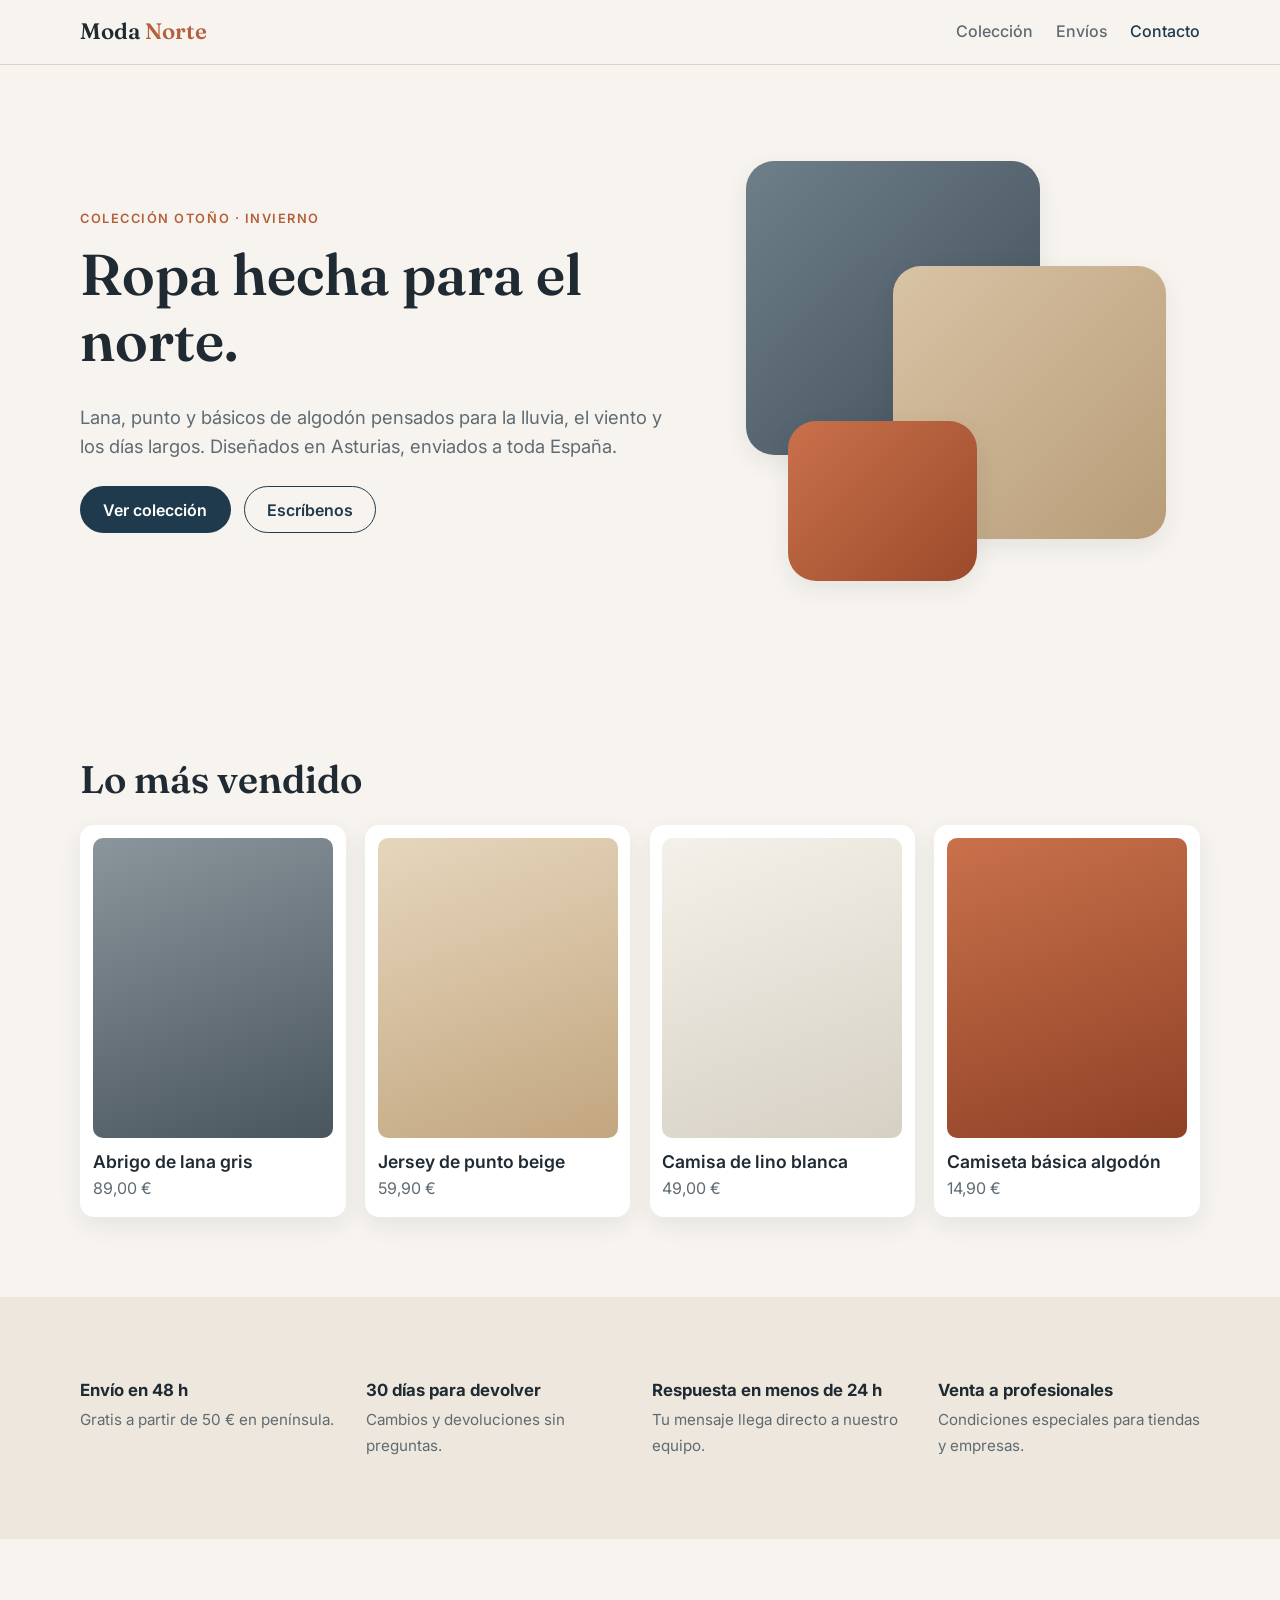
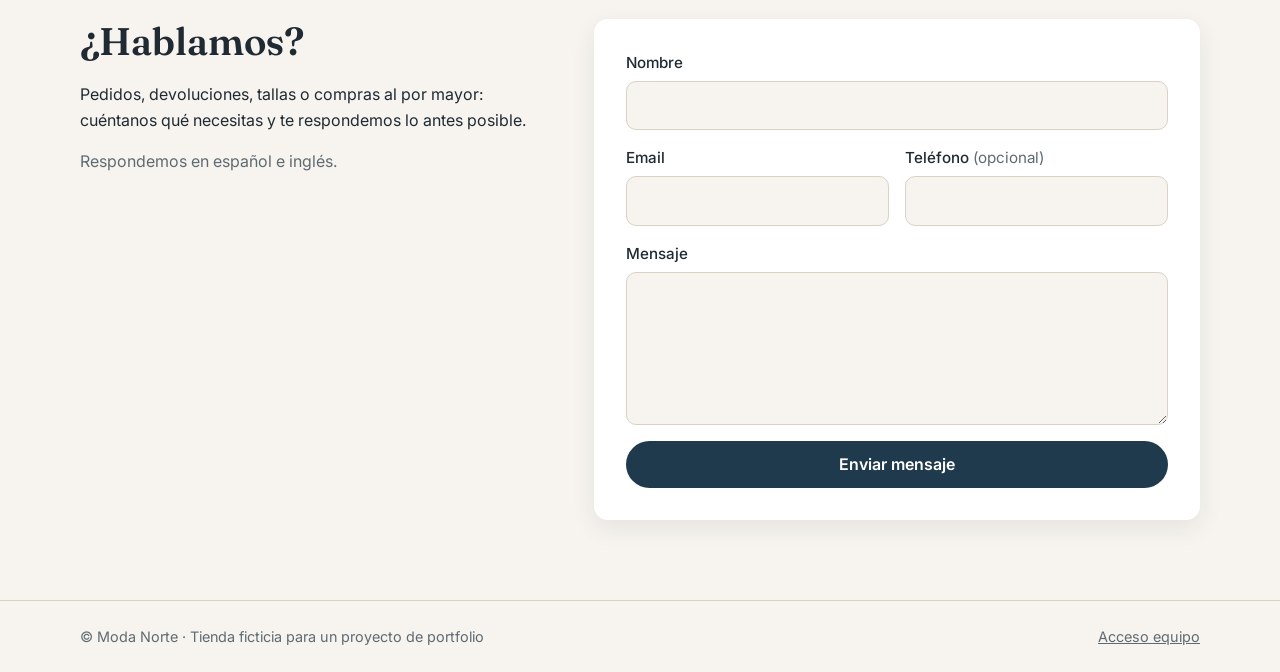
<file: web/index.html>
<!doctype html>
<html lang="es">
<head>
  <meta charset="utf-8">
  <meta name="viewport" content="width=device-width, initial-scale=1">
  <title>Moda Norte · Ropa hecha para el norte</title>
  <meta name="description" content="Tienda online de ropa de Moda Norte: abrigos, punto y básicos para el clima del norte.">
  <link rel="preconnect" href="https://fonts.googleapis.com">
  <link rel="preconnect" href="https://fonts.gstatic.com" crossorigin>
  <link href="https://fonts.googleapis.com/css2?family=Fraunces:opsz,wght@9..144,500;9..144,600&family=Inter:wght@400;500;600&display=swap" rel="stylesheet">
  <link rel="stylesheet" href="styles.css">
</head>
<body>
  <header class="site-header">
    <div class="container header-inner">
      <a href="#" class="logo">Moda <span>Norte</span></a>
      <nav class="nav" aria-label="Principal">
        <a href="#coleccion">Colección</a>
        <a href="#ventajas">Envíos</a>
        <a href="#contacto" class="nav-cta">Contacto</a>
      </nav>
    </div>
  </header>

  <main>
    <section class="hero">
      <div class="container hero-inner">
        <div class="hero-text">
          <p class="eyebrow">Colección otoño · invierno</p>
          <h1>Ropa hecha para el norte.</h1>
          <p class="lead">Lana, punto y básicos de algodón pensados para la lluvia, el viento y los días largos. Diseñados en Asturias, enviados a toda España.</p>
          <div class="hero-actions">
            <a href="#coleccion" class="btn btn-primary">Ver colección</a>
            <a href="#contacto" class="btn btn-ghost">Escríbenos</a>
          </div>
        </div>
        <div class="hero-art" aria-hidden="true">
          <div class="swatch swatch-1"></div>
          <div class="swatch swatch-2"></div>
          <div class="swatch swatch-3"></div>
        </div>
      </div>
    </section>

    <section id="coleccion" class="section">
      <div class="container">
        <h2>Lo más vendido</h2>
        <div class="grid">
          <article class="card">
            <div class="card-img img-abrigo" aria-hidden="true"></div>
            <h3>Abrigo de lana gris</h3>
            <p class="price">89,00 €</p>
          </article>
          <article class="card">
            <div class="card-img img-jersey" aria-hidden="true"></div>
            <h3>Jersey de punto beige</h3>
            <p class="price">59,90 €</p>
          </article>
          <article class="card">
            <div class="card-img img-camisa" aria-hidden="true"></div>
            <h3>Camisa de lino blanca</h3>
            <p class="price">49,00 €</p>
          </article>
          <article class="card">
            <div class="card-img img-camiseta" aria-hidden="true"></div>
            <h3>Camiseta básica algodón</h3>
            <p class="price">14,90 €</p>
          </article>
        </div>
      </div>
    </section>

    <section id="ventajas" class="section section-alt">
      <div class="container perks">
        <div class="perk">
          <strong>Envío en 48 h</strong>
          <span>Gratis a partir de 50 € en península.</span>
        </div>
        <div class="perk">
          <strong>30 días para devolver</strong>
          <span>Cambios y devoluciones sin preguntas.</span>
        </div>
        <div class="perk">
          <strong>Respuesta en menos de 24 h</strong>
          <span>Tu mensaje llega directo a nuestro equipo.</span>
        </div>
        <div class="perk">
          <strong>Venta a profesionales</strong>
          <span>Condiciones especiales para tiendas y empresas.</span>
        </div>
      </div>
    </section>

    <section id="contacto" class="section">
      <div class="container contact">
        <div class="contact-text">
          <h2>¿Hablamos?</h2>
          <p>Pedidos, devoluciones, tallas o compras al por mayor: cuéntanos qué necesitas y te respondemos lo antes posible.</p>
          <p class="muted">Respondemos en español e inglés.</p>
        </div>

        <form id="contact-form" class="form" novalidate>
          <div class="field">
            <label for="nombre">Nombre</label>
            <input id="nombre" name="nombre" type="text" autocomplete="name" required maxlength="100">
          </div>
          <div class="field-row">
            <div class="field">
              <label for="email">Email</label>
              <input id="email" name="email" type="email" autocomplete="email" required maxlength="150">
            </div>
            <div class="field">
              <label for="telefono">Teléfono <span class="optional">(opcional)</span></label>
              <input id="telefono" name="telefono" type="tel" autocomplete="tel" maxlength="30">
            </div>
          </div>
          <div class="field">
            <label for="mensaje">Mensaje</label>
            <textarea id="mensaje" name="mensaje" rows="5" required maxlength="2000"></textarea>
          </div>
          <button type="submit" class="btn btn-primary btn-block">Enviar mensaje</button>
          <p id="form-status" class="form-status" role="status" aria-live="polite" hidden></p>
        </form>
      </div>
    </section>
  </main>

  <footer class="site-footer">
    <div class="container footer-inner">
      <span>© Moda Norte · Tienda ficticia para un proyecto de portfolio</span>
      <a href="interno.html">Acceso equipo</a>
    </div>
  </footer>

  <script type="module" src="app.js"></script>
</body>
</html>
</file>
<file: web/styles.css>
/* ── Tokens ─────────────────────────────────────────────── */
:root {
  --bg: #f7f4ef;
  --bg-alt: #ede7dd;
  --surface: #ffffff;
  --text: #1f2a33;
  --muted: #5f6b73;
  --primary: #1f3a4d;      /* azul pizarra */
  --primary-ink: #ffffff;
  --accent: #b5603c;       /* terracota */
  --border: #d9d2c5;
  --success-bg: #e5f2e8;
  --success-ink: #1f5c34;
  --error-bg: #fbe9e5;
  --error-ink: #8a2d17;
  --radius: 14px;
  --shadow: 0 8px 24px rgba(31, 42, 51, 0.08);
  --font-body: 'Inter', system-ui, -apple-system, 'Segoe UI', sans-serif;
  --font-display: 'Fraunces', Georgia, serif;
}

@media (prefers-color-scheme: dark) {
  :root {
    --bg: #14191d;
    --bg-alt: #1b2227;
    --surface: #20282e;
    --text: #ece7df;
    --muted: #a3adb4;
    --primary: #9cc3dc;
    --primary-ink: #10202b;
    --accent: #e08a63;
    --border: #33404a;
    --success-bg: #1d3325;
    --success-ink: #a6dcb5;
    --error-bg: #3a2019;
    --error-ink: #f2b5a3;
    --shadow: 0 8px 24px rgba(0, 0, 0, 0.35);
  }
}

/* ── Base ───────────────────────────────────────────────── */
*, *::before, *::after { box-sizing: border-box; }
html { scroll-behavior: smooth; }
body {
  margin: 0;
  background: var(--bg);
  color: var(--text);
  font-family: var(--font-body);
  line-height: 1.6;
  -webkit-font-smoothing: antialiased;
}
h1, h2, h3 { font-family: var(--font-display); font-weight: 600; line-height: 1.15; margin: 0 0 0.5em; }
h1 { font-size: clamp(2.2rem, 5vw, 3.6rem); }
h2 { font-size: clamp(1.7rem, 3.5vw, 2.4rem); }
h3 { font-size: 1.1rem; font-family: var(--font-body); font-weight: 600; }
p { margin: 0 0 1em; }
a { color: inherit; }
.container { width: min(1120px, 100% - 32px); margin-inline: auto; }
.muted { color: var(--muted); }

/* ── Botones ────────────────────────────────────────────── */
.btn {
  display: inline-flex; align-items: center; justify-content: center;
  padding: 0.8em 1.4em; border-radius: 999px; border: 1.5px solid transparent;
  font: 600 1rem var(--font-body); text-decoration: none; cursor: pointer;
  transition: transform 0.15s ease, opacity 0.15s ease;
}
.btn:hover { transform: translateY(-1px); }
.btn:disabled { opacity: 0.6; cursor: progress; transform: none; }
.btn-primary { background: var(--primary); color: var(--primary-ink); }
.btn-ghost { border-color: var(--primary); color: var(--primary); }
.btn-block { width: 100%; }

/* ── Cabecera ───────────────────────────────────────────── */
.site-header {
  position: sticky; top: 0; z-index: 10;
  background: color-mix(in srgb, var(--bg) 88%, transparent);
  backdrop-filter: blur(8px);
  border-bottom: 1px solid var(--border);
}
.header-inner { display: flex; align-items: center; justify-content: space-between; height: 64px; }
.logo { font-family: var(--font-display); font-size: 1.4rem; font-weight: 600; text-decoration: none; }
.logo span { color: var(--accent); }
.nav { display: flex; gap: 1.4rem; align-items: center; }
.nav a { text-decoration: none; font-weight: 500; color: var(--muted); }
.nav a:hover { color: var(--text); }
.nav .nav-cta { color: var(--primary); }

/* ── Hero ───────────────────────────────────────────────── */
.hero { padding: clamp(3rem, 8vw, 6rem) 0; }
.hero-inner { display: grid; grid-template-columns: 1.2fr 1fr; gap: 3rem; align-items: center; }
.eyebrow { text-transform: uppercase; letter-spacing: 0.12em; font-size: 0.8rem; font-weight: 600; color: var(--accent); }
.lead { font-size: 1.15rem; color: var(--muted); max-width: 34em; }
.hero-actions { display: flex; gap: 0.8rem; flex-wrap: wrap; margin-top: 1.5rem; }
.hero-art { position: relative; aspect-ratio: 1; max-width: 420px; justify-self: center; width: 100%; }
.swatch { position: absolute; border-radius: 28px; box-shadow: var(--shadow); }
.swatch-1 { inset: 0 30% 30% 0; background: linear-gradient(135deg, #6f7f8a, #3f4d57); }
.swatch-2 { inset: 25% 0 10% 35%; background: linear-gradient(135deg, #d8c3a5, #b89c78); }
.swatch-3 { inset: 62% 45% 0 10%; background: linear-gradient(135deg, #c9714b, #9c4a2b); }

/* ── Secciones ──────────────────────────────────────────── */
.section { padding: clamp(3rem, 7vw, 5rem) 0; }
.section-alt { background: var(--bg-alt); }
.grid { display: grid; grid-template-columns: repeat(4, 1fr); gap: 1.2rem; margin-top: 1.5rem; }
.card { background: var(--surface); border-radius: var(--radius); padding: 0.8rem 0.8rem 1rem; box-shadow: var(--shadow); }
.card-img { aspect-ratio: 4 / 5; border-radius: 10px; margin-bottom: 0.9rem; }
.img-abrigo   { background: linear-gradient(160deg, #8a959c, #4a565e); }
.img-jersey   { background: linear-gradient(160deg, #e6d6bd, #c2a67f); }
.img-camisa   { background: linear-gradient(160deg, #f4f1ea, #d6d0c4); }
.img-camiseta { background: linear-gradient(160deg, #c9714b, #8f4126); }
.card h3 { margin-bottom: 0.2rem; }
.price { color: var(--muted); margin: 0; }

.perks { display: grid; grid-template-columns: repeat(4, 1fr); gap: 1.5rem; }
.perk strong { display: block; font-size: 1.05rem; margin-bottom: 0.2rem; }
.perk span { color: var(--muted); font-size: 0.95rem; }

/* ── Contacto ───────────────────────────────────────────── */
.contact { display: grid; grid-template-columns: 1fr 1.3fr; gap: 3rem; align-items: start; }
.form { background: var(--surface); padding: clamp(1.2rem, 3vw, 2rem); border-radius: var(--radius); box-shadow: var(--shadow); }
.field { display: flex; flex-direction: column; gap: 0.35rem; margin-bottom: 1rem; flex: 1; }
.field-row { display: flex; gap: 1rem; }
label { font-weight: 500; font-size: 0.95rem; }
.optional { color: var(--muted); font-weight: 400; }
input, textarea {
  font: inherit; color: var(--text); background: var(--bg);
  border: 1.5px solid var(--border); border-radius: 10px; padding: 0.7em 0.85em; width: 100%;
}
input:focus, textarea:focus { outline: none; border-color: var(--primary); }
textarea { resize: vertical; min-height: 120px; }
.form-status { margin: 1rem 0 0; padding: 0.8em 1em; border-radius: 10px; font-weight: 500; }
.form-status.is-success { background: var(--success-bg); color: var(--success-ink); }
.form-status.is-error { background: var(--error-bg); color: var(--error-ink); }

/* ── Pie ────────────────────────────────────────────────── */
.site-footer { border-top: 1px solid var(--border); padding: 1.5rem 0; color: var(--muted); font-size: 0.9rem; }
.footer-inner { display: flex; justify-content: space-between; gap: 1rem; flex-wrap: wrap; }

/* ── Página interna (chat) ──────────────────────────────── */
.badge { background: var(--accent); color: #fff; padding: 0.25em 0.8em; border-radius: 999px; font-size: 0.8rem; font-weight: 600; }
.internal-main { display: grid; grid-template-columns: 1fr 1.4fr; gap: 2rem; padding: 2rem 0; align-items: start; }
.examples { padding-left: 1.2em; color: var(--muted); }
.examples li { margin-bottom: 0.4em; }
.notice { font-size: 0.9rem; background: var(--bg-alt); border-left: 3px solid var(--accent); padding: 0.8em 1em; border-radius: 6px; }
.chat-box { height: min(680px, calc(100vh - 140px)); border-radius: var(--radius); overflow: hidden; box-shadow: var(--shadow); background: var(--surface); }

/* Colores del widget @n8n/chat (variables CSS documentadas por la librería) */
.internal {
  --chat--color-primary: var(--accent);
  --chat--color-secondary: var(--primary);
  --chat--header--background: var(--primary);
  --chat--header--color: var(--primary-ink);
  --chat--font-family: var(--font-body);
}

/* ── Responsive ─────────────────────────────────────────── */
@media (max-width: 900px) {
  .grid, .perks { grid-template-columns: repeat(2, 1fr); }
  .hero-inner, .contact, .internal-main { grid-template-columns: 1fr; }
  .hero-art { max-width: 300px; }
}
@media (max-width: 560px) {
  .nav a:not(.nav-cta) { display: none; }
  .field-row { flex-direction: column; gap: 0; }
  .grid { gap: 0.8rem; }
}
</file>
